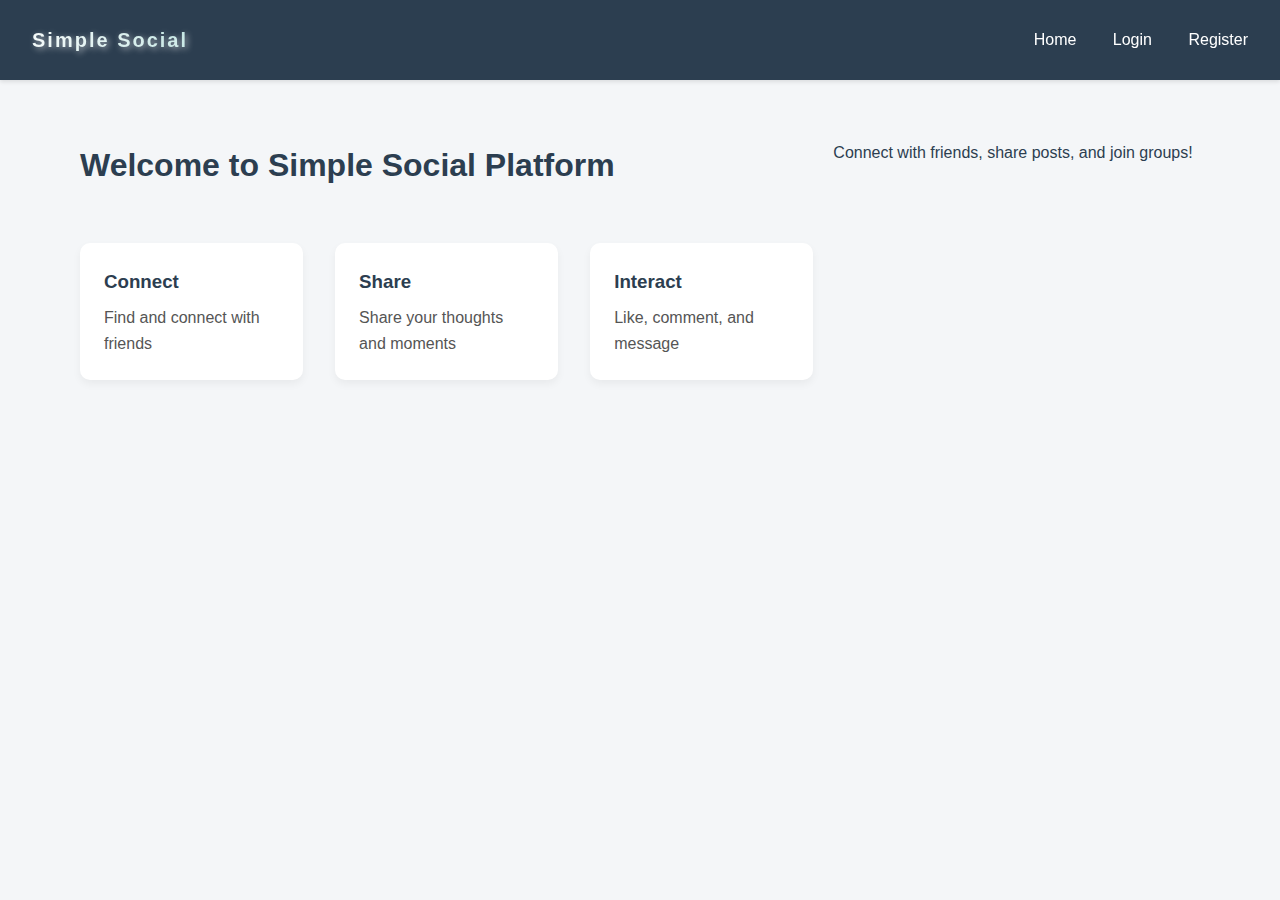
<file: frontend/index.html>
<!DOCTYPE html>
<html lang="en">
  <head>
    <meta charset="UTF-8" />
    <meta name="viewport" content="width=device-width, initial-scale=1.0" />
    <title>Simple Social Platform</title>
    <link rel="stylesheet" href="css/style.css" />
  </head>
  <body>
    <nav class="navbar">
      <div class="nav-brand"><a href="#">Simple Social</a></div>
      <div class="nav-links">
        <a href="index.html" class="active">Home</a>
        <a href="pages/login.html">Login</a>
        <a href="pages/register.html">Register</a>
      </div>
    </nav>

    <main class="container">
      <h1>Welcome to Simple Social Platform</h1>
      <p>Connect with friends, share posts, and join groups!</p>

      <div class="features">
        <div class="feature-card">
          <h3>Connect</h3>
          <p>Find and connect with friends</p>
        </div>
        <div class="feature-card">
          <h3>Share</h3>
          <p>Share your thoughts and moments</p>
        </div>
        <div class="feature-card">
          <h3>Interact</h3>
          <p>Like, comment, and message</p>
        </div>
      </div>
    </main>

    <script src="js/api.js"></script>
  </body>
</html>
</file>
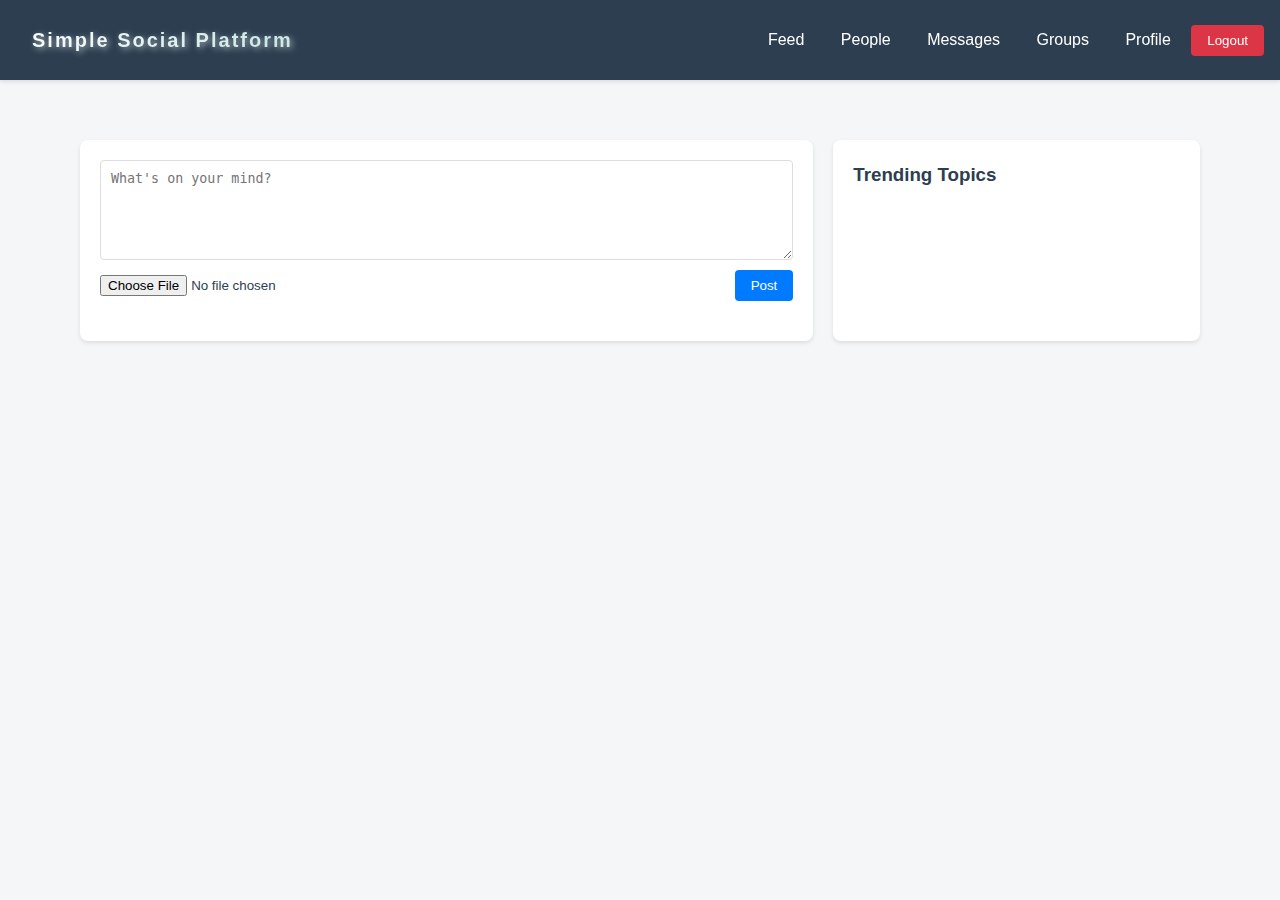
<file: frontend/pages/feed.html>
<!DOCTYPE html>
<html lang="en">
  <head>
    <meta charset="UTF-8" />
    <meta name="viewport" content="width=device-width, initial-scale=1.0" />
    <title>Feed - Simple Social Platform</title>
    <link rel="stylesheet" href="../css/style.css" />
  </head>
  <body>
    <div id="navbar-container"></div>

    <div class="container">
      <div class="feed-container">
        <!-- Create Post Section -->
        <div class="create-post">
          <form id="createPostForm" class="post-form">
            <textarea
              id="postContent"
              placeholder="What's on your mind?"
              required
            ></textarea>
            <div class="post-actions">
              <input type="file" id="postImage" accept="image/*" />
              <button type="submit" class="btn btn-primary">Post</button>
            </div>
          </form>
        </div>

        <!-- Posts Feed -->
        <div id="postsFeed" class="posts-feed">
          <!-- Posts will be dynamically loaded here -->
        </div>
      </div>

      <!-- Sidebar -->
      <div class="sidebar">
        <div class="sidebar-section">
          <h3>Trending Topics</h3>
          <div id="trendingTopics" class="trending-topics">
            <!-- Trending topics will be loaded here -->
          </div>
        </div>
      </div>
    </div>

    <script src="../js/navbar.js"></script>
    <script src="../js/feed.js"></script>
  </body>
</html>
</file>
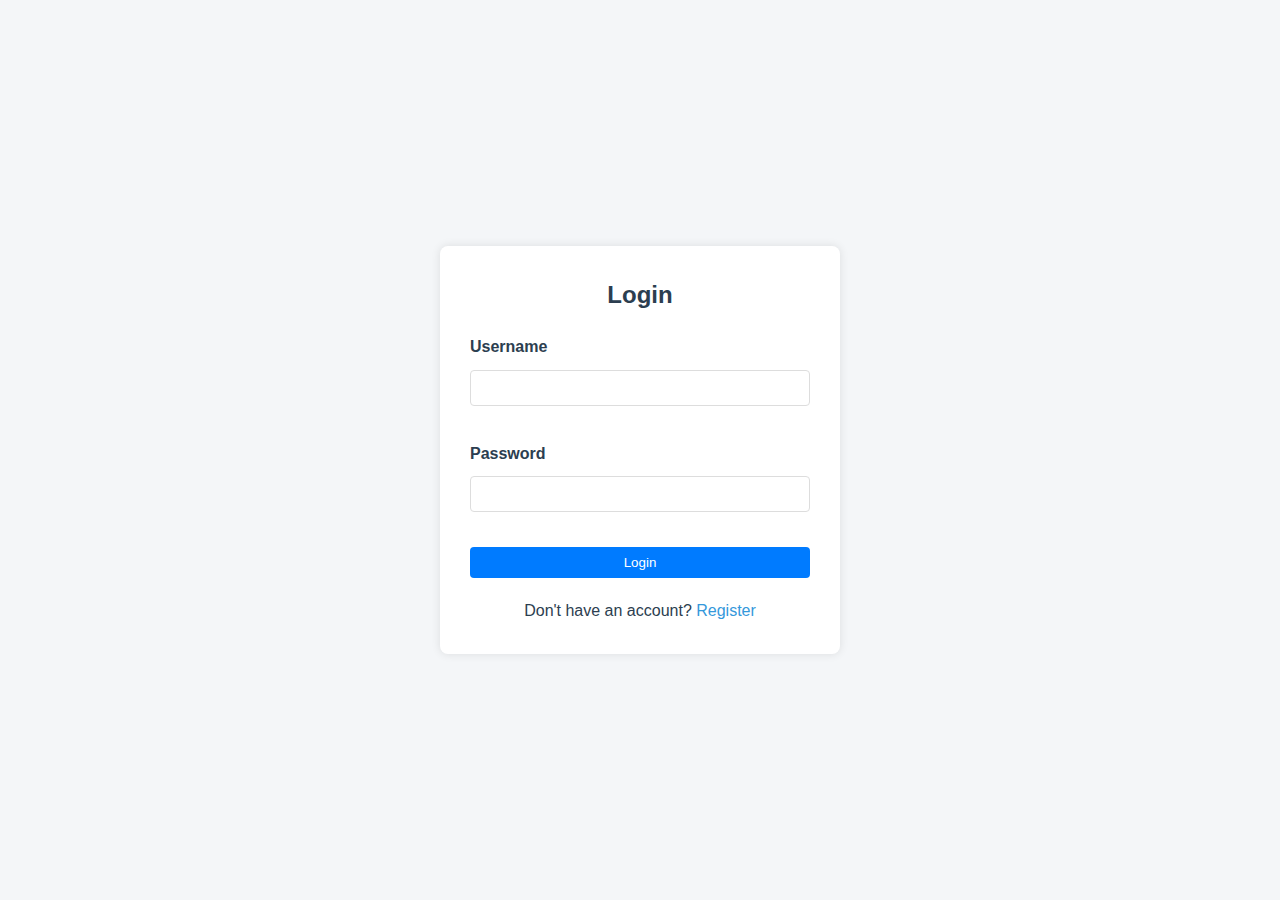
<file: frontend/pages/group.html>
<!DOCTYPE html>
<html lang="en">
  <head>
    <meta charset="UTF-8" />
    <meta name="viewport" content="width=device-width, initial-scale=1.0" />
    <title>Group - Simple Social Platform</title>
    <link rel="stylesheet" href="../css/style.css" />
  </head>
  <body>
    <nav class="navbar">
      <div class="navbar-brand">
        <a href="feed.html">Simple Social</a>
      </div>
      <div class="navbar-menu">
        <a href="feed.html" class="nav-item">Feed</a>
        <a href="profile.html" class="nav-item">Profile</a>
        <a href="messages.html" class="nav-item">Messages</a>
        <a href="groups.html" class="nav-item">Groups</a>
      </div>
      <div class="user-menu">
        <img src="../assets/default-avatar.png" alt="Profile" class="avatar" />
        <div class="dropdown-menu">
          <a href="profile.html">My Profile</a>
          <a href="settings.html">Settings</a>
          <a href="#" id="logout">Logout</a>
        </div>
      </div>
    </nav>

    <div class="container">
      <div class="group-container">
        <div class="group-header">
          <div class="group-cover"></div>
          <div class="group-info">
            <h1 id="group-name">Group Name</h1>
            <p id="group-description">Group description goes here</p>
            <div class="group-meta">
              <span id="group-members-count">0 members</span>
              <span id="group-privacy">Public</span>
            </div>
            <div class="group-actions">
              <button class="btn" id="join-group-btn">Join Group</button>
              <button class="btn btn-secondary" id="invite-btn">Invite</button>
            </div>
          </div>
        </div>

        <div class="group-content">
          <div class="group-posts">
            <div class="create-post">
              <form id="group-post-form">
                <textarea
                  placeholder="Write something to the group..."
                  required
                ></textarea>
                <div class="post-actions">
                  <input type="file" id="post-image" accept="image/*" />
                  <button type="submit" class="btn">Post</button>
                </div>
              </form>
            </div>
            <div id="group-posts" class="posts-feed">
              <!-- Posts will be loaded here -->
            </div>
          </div>
        </div>
      </div>

      <div class="sidebar">
        <div class="sidebar-section">
          <h3>About</h3>
          <p id="group-about">No description available</p>
        </div>
        <div class="sidebar-section">
          <h3>Members</h3>
          <div id="group-members" class="members-list">
            <!-- Members will be loaded here -->
          </div>
        </div>
      </div>
    </div>

    <!-- Invite Modal -->
    <div class="modal" id="invite-modal">
      <div class="modal-content">
        <div class="modal-header">
          <h3>Invite to Group</h3>
          <button class="close-btn">&times;</button>
        </div>
        <div class="modal-body">
          <div class="search-box">
            <input
              type="text"
              placeholder="Search users..."
              id="invite-search"
            />
          </div>
          <div id="invite-results" class="invite-results">
            <!-- Search results will be loaded here -->
          </div>
        </div>
      </div>
    </div>

    <script src="../js/group.js"></script>
  </body>
</html>
</file>
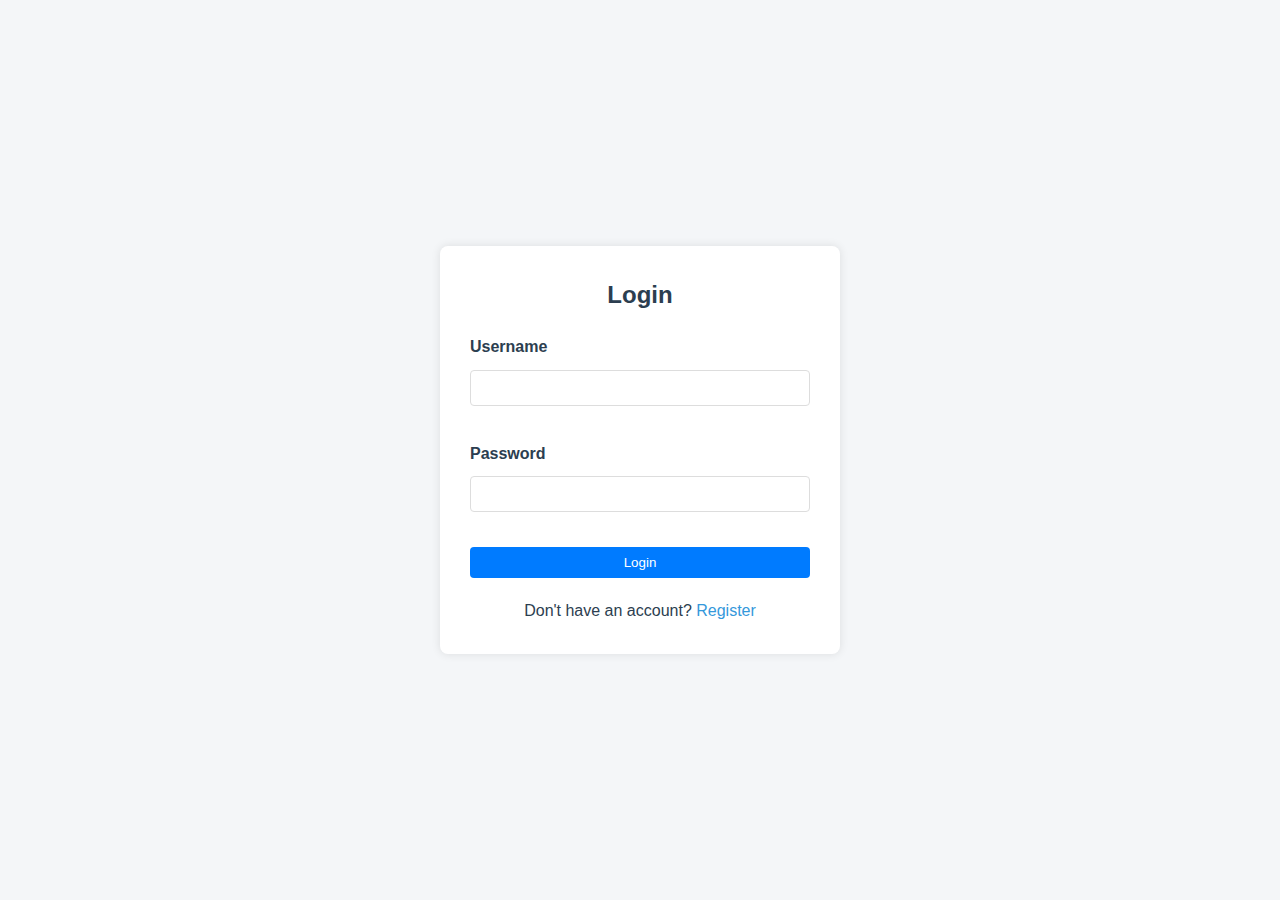
<file: frontend/pages/groups.html>
<!DOCTYPE html>
<html lang="en">
  <head>
    <meta charset="UTF-8" />
    <meta name="viewport" content="width=device-width, initial-scale=1.0" />
    <title>Groups - Simple Social Platform</title>
    <link rel="stylesheet" href="../css/style.css" />
  </head>
  <body>
    <div id="navbar-container"></div>

    <div class="container">
      <div class="groups-container">
        <div class="groups-header">
          <h2>All Groups</h2>
          <button class="btn" id="create-group-btn">Create New Group</button>
        </div>
        <div id="my-groups" class="my-groups-list">
          <!-- My groups will be loaded here -->
        </div>

        <div class="groups-list" id="groups-list">
          <!-- Groups will be loaded here -->
        </div>
      </div>
    </div>

    <!-- Create Group Modal -->
    <div class="modal" id="create-group-modal">
      <div class="modal-content">
        <h3>Create New Group</h3>
        <form id="create-group-form">
          <div class="form-group">
            <label for="group-name">Group Name</label>
            <input type="text" id="group-name" required />
          </div>
          <div class="form-group">
            <label for="group-description">Description</label>
            <textarea id="group-description" required></textarea>
          </div>
          <div class="form-actions">
            <button type="button" class="btn btn-secondary" id="cancel-create">
              Cancel
            </button>
            <button type="submit" class="btn">Create Group</button>
          </div>
        </form>
      </div>
    </div>

    <script src="../js/navbar.js"></script>
    <script src="../js/groups.js"></script>
  </body>
</html>
</file>
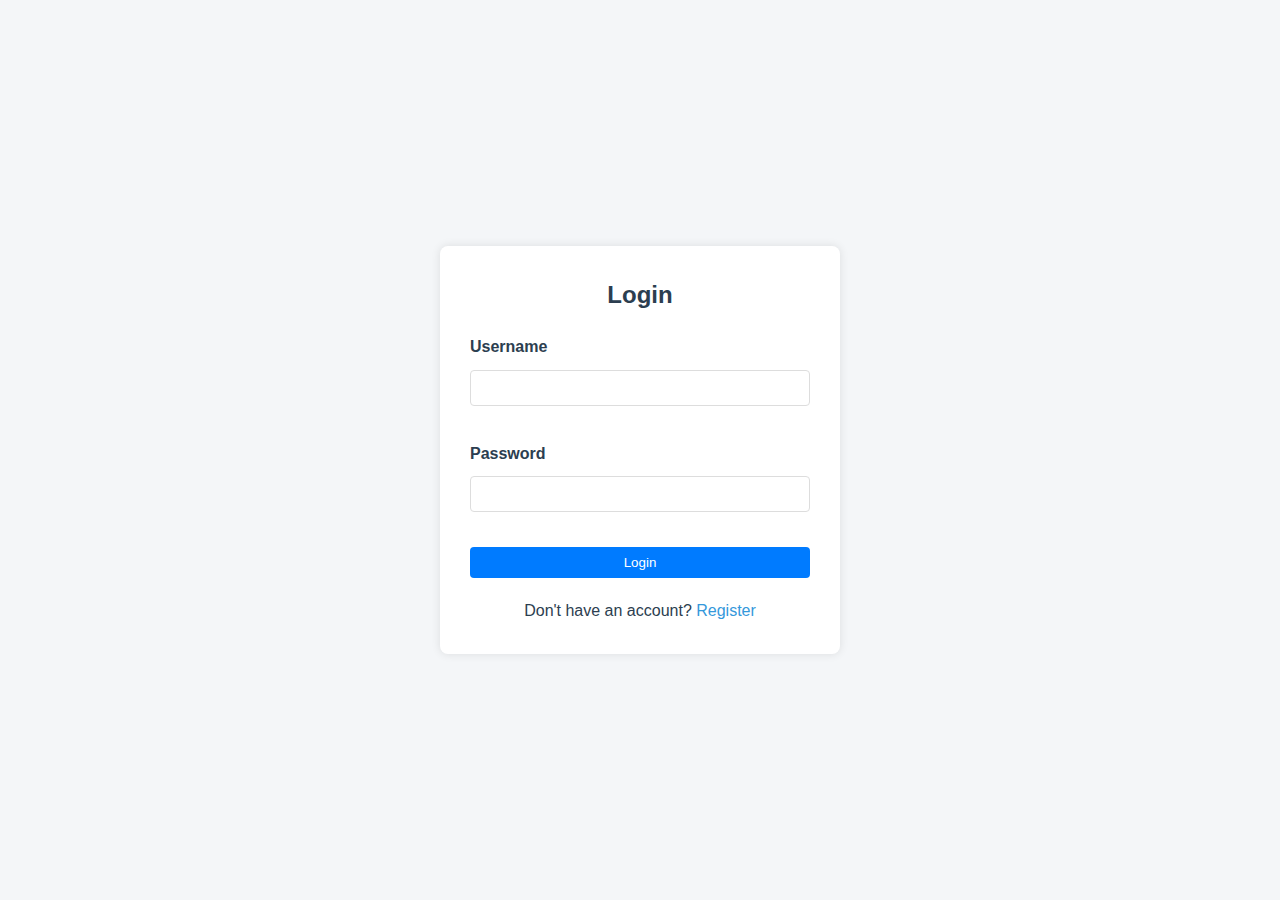
<file: frontend/pages/login.html>
<!DOCTYPE html>
<html lang="en">
  <head>
    <meta charset="UTF-8" />
    <meta name="viewport" content="width=device-width, initial-scale=1.0" />
    <title>Login - Simple Social Platform</title>
    <link rel="stylesheet" href="../css/style.css" />
  </head>
  <body>
    <div class="auth-container">
      <div class="auth-box">
        <h2>Login</h2>
        <form id="loginForm" class="auth-form">
          <div class="form-group">
            <label for="username">Username</label>
            <input type="text" id="username" name="username" required />
          </div>
          <div class="form-group">
            <label for="password">Password</label>
            <input type="password" id="password" name="password" required />
          </div>
          <button type="submit" class="btn btn-primary">Login</button>
        </form>
        <p class="auth-link">
          Don't have an account? <a href="register.html">Register</a>
        </p>
      </div>
    </div>
    <script src="../js/auth.js"></script>
  </body>
</html>
</file>
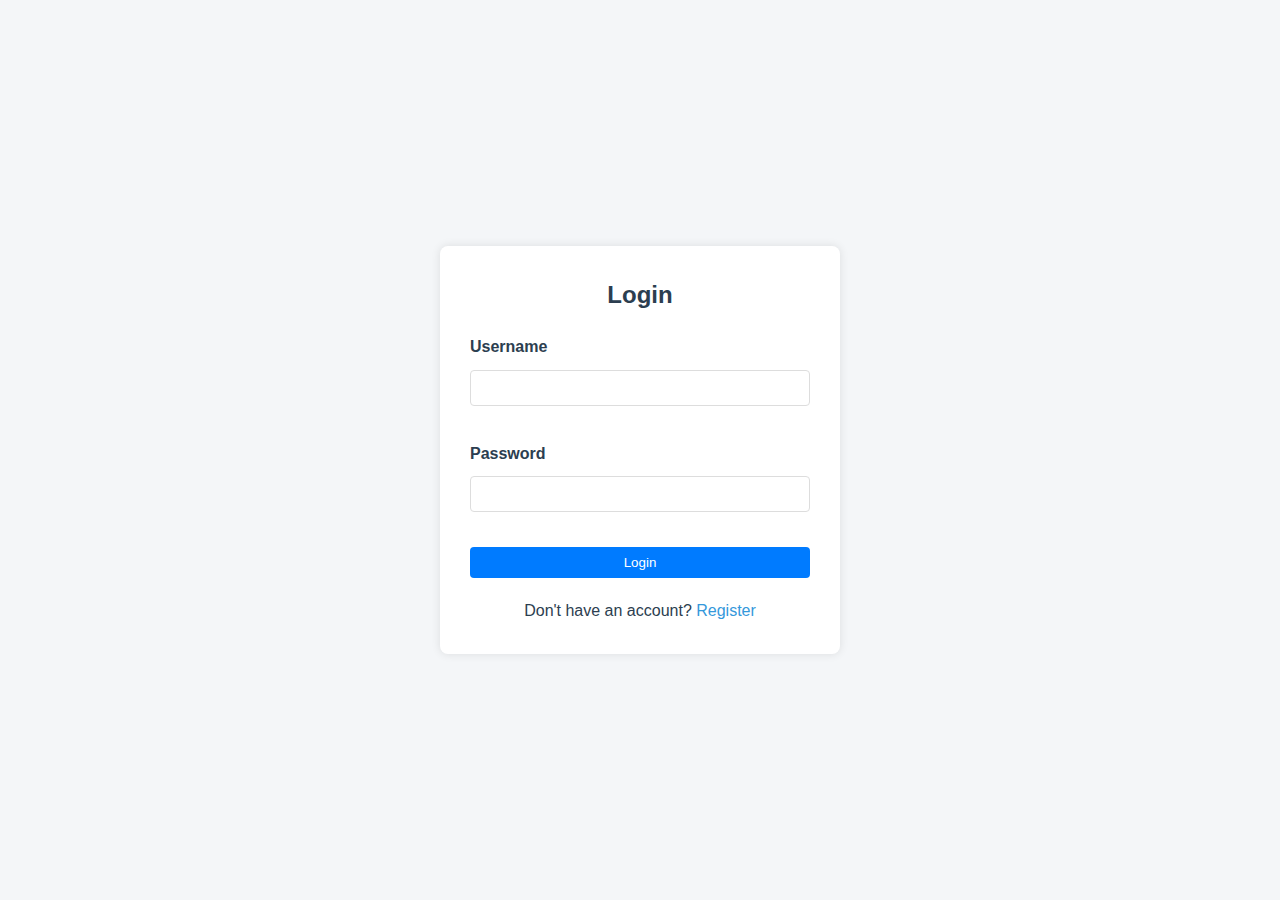
<file: frontend/pages/messages.html>
<!DOCTYPE html>
<html lang="en">
  <head>
    <meta charset="UTF-8" />
    <meta name="viewport" content="width=device-width, initial-scale=1.0" />
    <title>Messages - Simple Social Platform</title>
    <link rel="stylesheet" href="../css/style.css" />
  </head>
  <body>
    <div id="navbar-container"></div>

    <div class="container">
      <div class="messages-container">
        <div class="conversations-list">
          <div class="search-box">
            <input
              type="text"
              placeholder="Search conversations..."
              id="conversation-search"
            />
          </div>
          <div id="conversations">
            <!-- Conversations will be loaded here -->
          </div>
        </div>
        <div class="chat-container">
          <div class="chat-header">
            <div class="chat-user-info">
              <img
                src="../assets/default-avatar.png"
                alt="Profile"
                class="avatar"
              />
              <div>
                <h3 id="chat-username">Select a conversation</h3>
                <span id="chat-status"></span>
              </div>
            </div>
          </div>
          <div class="chat-messages" id="chat-messages">
            <!-- Messages will be loaded here -->
          </div>
          <div class="chat-input">
            <form id="message-form">
              <input type="text" placeholder="Type a message..." required />
              <button type="submit" class="btn">Send</button>
            </form>
          </div>
        </div>
      </div>
    </div>

    <script src="../js/navbar.js"></script>
    <script src="../js/messages.js"></script>
  </body>
</html>
</file>
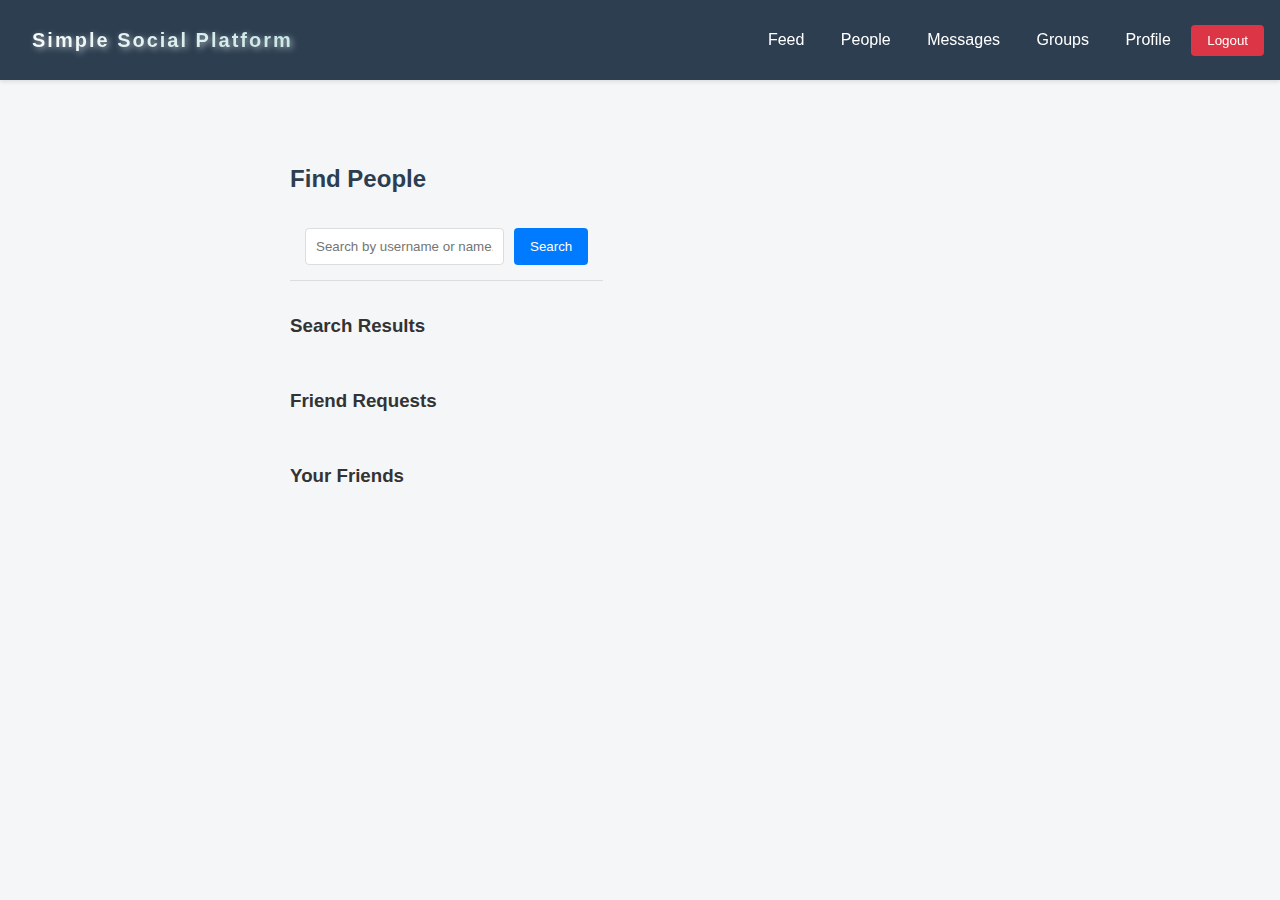
<file: frontend/pages/people.html>
<!DOCTYPE html>
<html lang="en">
  <head>
    <meta charset="UTF-8" />
    <meta name="viewport" content="width=device-width, initial-scale=1.0" />
    <title>People - Simple Social Platform</title>
    <link rel="stylesheet" href="../css/style.css" />
  </head>
  <body>
    <div id="navbar-container"></div>

    <div class="container">
      <div class="people-container">
        <!-- Search Section -->
        <div class="search-section">
          <h2>Find People</h2>
          <div class="search-box">
            <input
              type="text"
              id="searchInput"
              placeholder="Search by username or name..."
            />
            <button id="searchButton" class="btn btn-primary">Search</button>
          </div>
        </div>

        <!-- Search Results -->
        <div class="search-results">
          <h3>Search Results</h3>
          <div id="searchResults" class="user-list">
            <!-- Search results will be displayed here -->
          </div>
        </div>

        <!-- Friend Requests -->
        <div class="friend-requests">
          <h3>Friend Requests</h3>
          <div id="friendRequests" class="user-list">
            <!-- Friend requests will be displayed here -->
          </div>
        </div>

        <!-- Friends List -->
        <div class="friends-list">
          <h3>Your Friends</h3>
          <div id="friendsList" class="user-list">
            <!-- Friends will be displayed here -->
          </div>
        </div>
      </div>
    </div>

    <script src="../js/navbar.js"></script>
    <script src="../js/people.js"></script>
  </body>
</html>
</file>
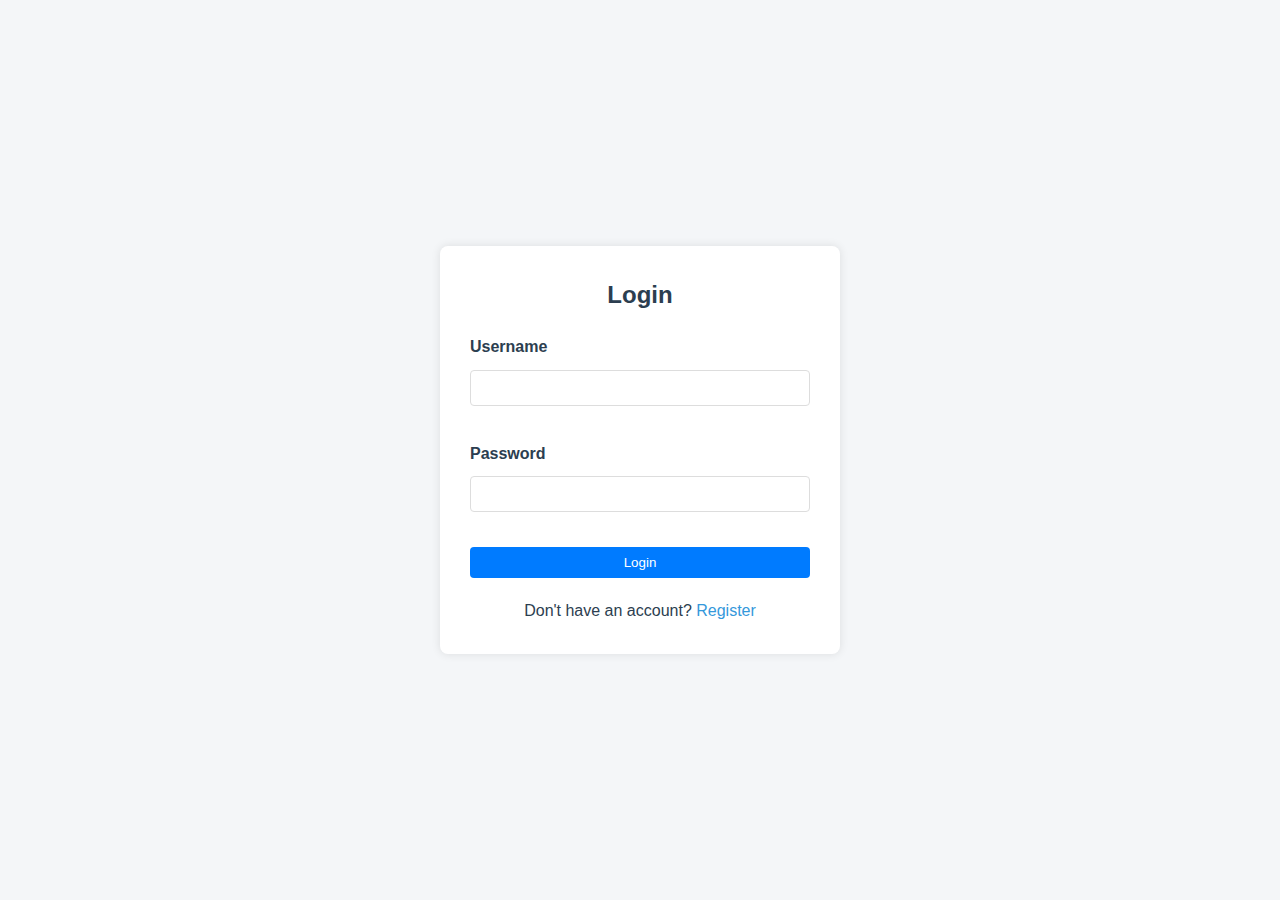
<file: frontend/pages/profile.html>
<!DOCTYPE html>
<html lang="en">
  <head>
    <meta charset="UTF-8" />
    <meta name="viewport" content="width=device-width, initial-scale=1.0" />
    <title>Profile - Simple Social Platform</title>
    <link rel="stylesheet" href="../css/style.css" />
  </head>
  <body>
    <div id="navbar-container"></div>

    <div class="container">
      <div class="profile-container">
        <div class="profile-header">
          <div class="profile-cover">
            <img
              src="../assets/default-cover.jpg"
              alt="Cover"
              id="cover-photo"
            />
            <button class="btn btn-secondary" id="change-cover">
              Change Cover
            </button>
          </div>
          <div class="profile-info">
            <div class="profile-avatar">
              <img
                src="../assets/default-avatar.png"
                alt="Profile"
                id="profile-photo"
              />
              <button class="btn btn-secondary" id="change-avatar">
                Change Photo
              </button>
            </div>
            <div class="profile-details">
              <h2 id="profile-name">Loading...</h2>
              <p id="profile-username">@username</p>
              <p id="profile-bio-main">No bio yet</p>
            </div>
            <button class="btn" id="edit-profile-btn">Edit Profile</button>
          </div>
        </div>

        <div class="profile-content">
          <div class="profile-stats">
            <div class="stat">
              <span class="stat-value" id="posts-count">0</span>
              <span class="stat-label">Posts</span>
            </div>
            <div class="stat">
              <span class="stat-value" id="friends-count">0</span>
              <span class="stat-label">Friends</span>
            </div>
            <div class="stat">
              <span class="stat-value" id="groups-count">0</span>
              <span class="stat-label">Groups</span>
            </div>
          </div>

          <div class="profile-posts">
            <h3>My Posts</h3>
            <div id="profile-posts-list">
              <!-- Posts will be loaded here -->
            </div>
          </div>
        </div>
      </div>

      <div class="sidebar">
        <div class="sidebar-section">
          <h3>About</h3>
          <p id="profile-bio-sidebar">No bio yet</p>
        </div>
        <div class="sidebar-section">
          <h3>Friends</h3>
          <div id="friends-list" class="friends-list">
            <!-- Friends will be loaded here -->
          </div>
        </div>
      </div>
    </div>

    <!-- Edit Profile Modal -->
    <div class="modal" id="edit-profile-modal">
      <div class="modal-content">
        <h3>Edit Profile</h3>
        <form id="edit-profile-form">
          <div class="form-group">
            <label for="edit-name">Name</label>
            <input type="text" id="edit-name" required />
          </div>
          <div class="form-group">
            <label for="edit-bio">Bio</label>
            <textarea id="edit-bio"></textarea>
          </div>
          <div class="form-actions">
            <button type="button" class="btn btn-secondary" id="cancel-edit">
              Cancel
            </button>
            <button type="submit" class="btn">Save Changes</button>
          </div>
        </form>
      </div>
    </div>

    <script src="../js/navbar.js"></script>
    <script src="../js/profile.js"></script>
  </body>
</html>
</file>
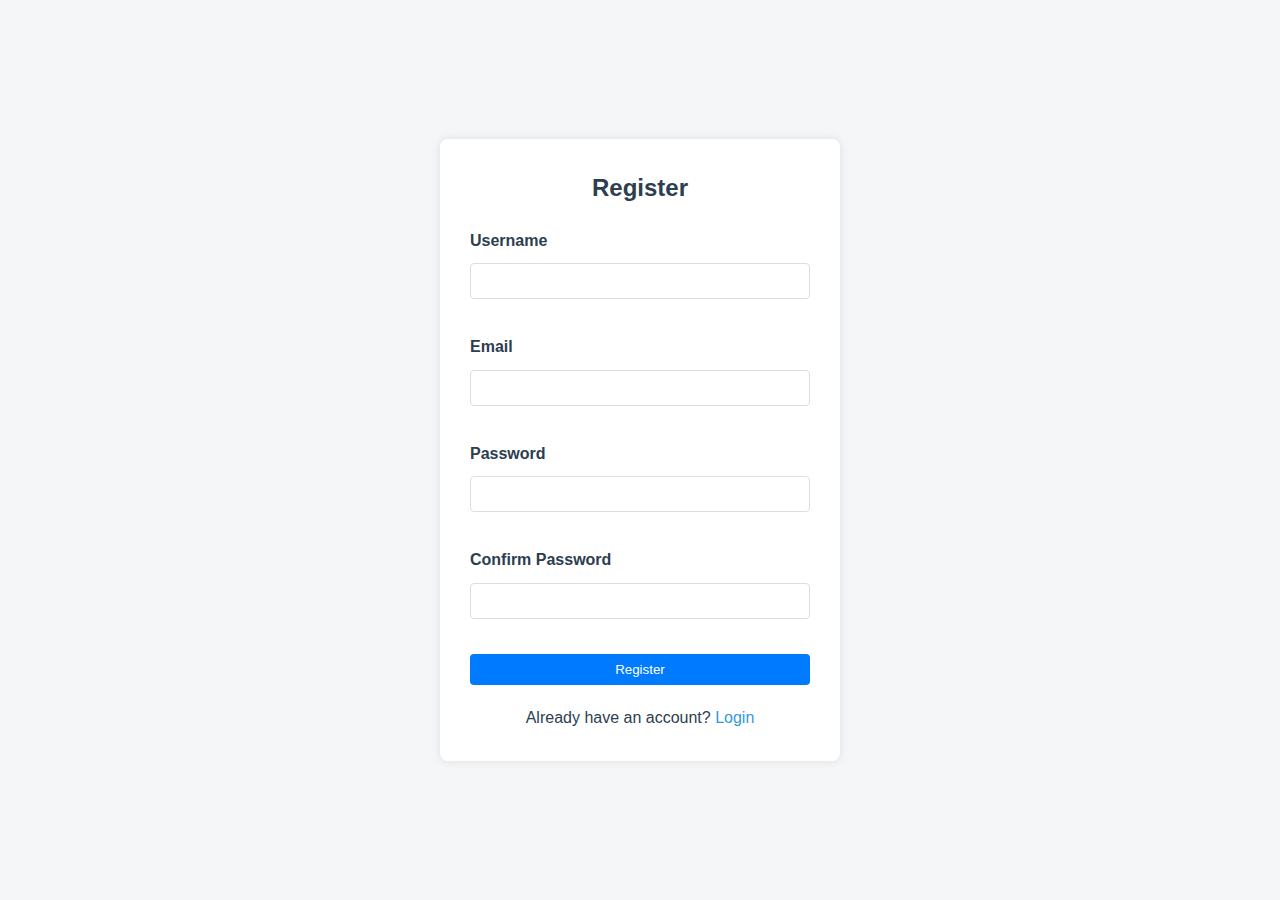
<file: frontend/pages/register.html>
<!DOCTYPE html>
<html lang="en">
  <head>
    <meta charset="UTF-8" />
    <meta name="viewport" content="width=device-width, initial-scale=1.0" />
    <title>Register - Simple Social Platform</title>
    <link rel="stylesheet" href="../css/style.css" />
  </head>
  <body>
    <div class="auth-container">
      <div class="auth-box">
        <h2>Register</h2>
        <form id="registerForm" class="auth-form">
          <div class="form-group">
            <label for="username">Username</label>
            <input type="text" id="username" name="username" required />
          </div>
          <div class="form-group">
            <label for="email">Email</label>
            <input type="email" id="email" name="email" required />
          </div>
          <div class="form-group">
            <label for="password">Password</label>
            <input type="password" id="password" name="password" required />
          </div>
          <div class="form-group">
            <label for="confirmPassword">Confirm Password</label>
            <input
              type="password"
              id="confirmPassword"
              name="confirmPassword"
              required
            />
          </div>
          <button type="submit" class="btn btn-primary">Register</button>
        </form>
        <p class="auth-link">
          Already have an account? <a href="login.html">Login</a>
        </p>
      </div>
    </div>
    <script src="../js/auth.js"></script>
  </body>
</html>
</file>
<file: frontend/css/style.css>
/* ==========================
   Global Theme Variables
   ========================== */
:root {
    --primary-color: #3498db;
    --primary-dark: #2980b9;
    --accent-color: #00bcd4;
    --text-color: #2c3e50;
    --background-color: #f4f6f8;
    --card-background: #ffffff;
    --hover-background: #ecf0f1;
}

* {
    margin: 0;
    padding: 0;
    box-sizing: border-box;
}

body {
    font-family: 'Inter', Arial, sans-serif;
    line-height: 1.6;
    background-color: var(--background-color);
    color: var(--text-color);
}

.navbar {
    background-color: var(--text-color);
    box-shadow: 0 2px 4px rgba(0, 0, 0, 0.1);
    padding: 1rem;
    position: fixed;
    top: 0;
    left: 0;
    right: 0;
    z-index: 1000;
    display: flex;
    justify-content: space-between;
    align-items: center;
}


.nav-brand a {
    font-size: 1.25rem;
    font-weight: 900;
    font-family: 'Segoe UI', Tahoma, Geneva, Verdana, sans-serif;
    background: linear-gradient(135deg, #ffffff, #b2dfdb);
    -webkit-background-clip: text;
    -webkit-text-fill-color: transparent;
    text-shadow: 2px 2px 6px rgba(255, 255, 255, 0.6);
    letter-spacing: 2px;
    padding: 0.5rem 1rem;
    border-radius: 8px;
    transition: transform 0.2s ease, text-shadow 0.2s ease;
    text-decoration: none;
    display: inline-block;
}

.nav-brand a:hover {
    transform: scale(1.05);
    text-shadow: 2px 2px 10px rgba(255, 255, 255, 0.9);
}

.navbar-menu {
    display: flex;
    gap: 1rem;
}

.nav-item {
    color: var(--hover-background);
    text-decoration: none;
    padding: 0.5rem 1rem;
    border-radius: 4px;
    transition: background-color 0.2s;
}

.nav-item:hover {
    background-color: var(--hover-background);
}

.user-menu {
    position: relative;
    cursor: pointer;
}

.avatar {
    width: 40px;
    height: 40px;
    border-radius: 50%;
    object-fit: cover;
}

.dropdown-menu {
    display: none;
    position: absolute;
    right: 0;
    top: 100%;
    background-color: var(--card-background);
    box-shadow: 0 2px 4px rgba(0, 0, 0, 0.1);
    border-radius: 4px;
    padding: 0.5rem 0;
}

.user-menu:hover .dropdown-menu {
    display: block;
}

.dropdown-menu a {
    display: block;
    padding: 0.5rem 1rem;
    color: var(--text-color);
    text-decoration: none;
}

.dropdown-menu a:hover {
    background-color: var(--hover-background);
}

.container {
    max-width: 1200px;
    margin-top: 100px;
    margin-left: auto;
    margin-right: auto;
    padding: 40px;
    display: grid;
    grid-template-columns: 2fr 1fr;
    gap: 20px;
}

.features {
    display: flex;
    justify-content: space-between;
    gap: 2rem;
    margin-top: 2rem;
}

.feature-card {
    background-color: var(--card-background);
    padding: 1.5rem;
    border-radius: 10px;
    box-shadow: 0 4px 8px rgba(0, 0, 0, 0.05);
    flex: 1;
}

.feature-card h3 {
    color: var(--text-color);
    margin-bottom: 0.5rem;
}

.feature-card p {
    color: #555;
}

/* Auth Container */
.auth-container {
    display: flex;
    justify-content: center;
    align-items: center;
    min-height: 100vh;
    padding: 20px;
}

.auth-box {
    background: var(--card-background);
    padding: 30px;
    border-radius: 8px;
    box-shadow: 0 0 10px rgba(0, 0, 0, 0.1);
    width: 100%;
    max-width: 400px;
}

.auth-box h2 {
    text-align: center;
    margin-bottom: 20px;
    color: var(--text-color);
}

/* Form Styles */
.auth-form {
    display: flex;
    flex-direction: column;
    gap: 15px;
}

.form-group {
    display: flex;
    flex-direction: column;
    gap: 5px;
}

.form-group label {
    font-weight: bold;
    color: #555;
}

.form-group input {
    padding: 10px;
    border: 1px solid #ddd;
    border-radius: 4px;
    font-size: 16px;
}

/* Button Styles */
.btn {
    padding: 8px 16px;
    border: none;
    border-radius: 4px;
    cursor: pointer;
    font-weight: 500;
    transition: background-color 0.2s;
}

.btn-primary {
    background-color: #007bff;
    color: white;
}

.btn-primary:hover {
    background-color: #0056b3;
}

.btn-success {
    background-color: #28a745;
    color: white;
}

.btn-success:hover {
    background-color: #218838;
}

.btn-danger {
    background-color: #dc3545;
    color: white;
}

.btn-danger:hover {
    background-color: #c82333;
}

.btn:disabled {
    background-color: #ccc;
    cursor: not-allowed;
}

/* Auth Links */
.auth-link {
    text-align: center;
    margin-top: 20px;
}

.auth-link a {
    color: var(--primary-color);
    text-decoration: none;
}

.auth-link a:hover {
    text-decoration: underline;
}

/* Feed */
.feed-container {
    background-color: var(--card-background);
    border-radius: 8px;
    box-shadow: 0 2px 4px rgba(0, 0, 0, 0.1);
    padding: 20px;
}

.create-post {
    margin-bottom: 20px;
}

.post-form {
    display: flex;
    flex-direction: column;
    gap: 10px;
}

.post-form textarea {
    width: 100%;
    min-height: 100px;
    padding: 10px;
    border: 1px solid #ddd;
    border-radius: 4px;
    resize: vertical;
}

.post-actions {
    display: flex;
    justify-content: space-between;
    align-items: center;
}

/* Posts */
.post {
    background-color: var(--card-background);
    border-radius: 8px;
    box-shadow: 0 2px 4px rgba(0, 0, 0, 0.1);
    padding: 20px;
    margin-bottom: 20px;
}

.post-header {
    display: flex;
    align-items: center;
    gap: 10px;
    margin-bottom: 10px;
}

.post-info h4 {
    margin: 0;
    color: var(--text-color);
}

.post-time {
    color: #666;
    font-size: 0.9rem;
}

.post-content {
    margin-bottom: 15px;
}

.post-image {
    max-width: 100%;
    border-radius: 4px;
    margin-top: 10px;
}

.post-actions {
    display: flex;
    gap: 10px;
}

.btn-like, .btn-comment {
    background: none;
    border: none;
    color: #666;
    cursor: pointer;
    padding: 5px 10px;
    border-radius: 4px;
}

.btn-like:hover, .btn-comment:hover {
    background-color: var(--hover-background);
}

/* Comments */
.comments-section {
    margin-top: 1rem;
    padding: 1rem;
    background-color: var(--background-color);
    border-radius: 8px;
}

.comment-form {
    display: flex;
    gap: 0.5rem;
    margin-bottom: 1rem;
}

.comment-form input {
    flex: 1;
    padding: 0.5rem;
    border: 1px solid #ddd;
    border-radius: 4px;
    font-size: 14px;
}

.comment-form button {
    padding: 0.5rem 1rem;
    background-color: var(--primary-color);
    color: white;
    border: none;
    border-radius: 4px;
    cursor: pointer;
    transition: background-color 0.2s;
}

.comment-form button:hover {
    background-color: var(--primary-dark);
}

.comments-list {
    display: none;
}

.comments-list.show {
    display: block;
}

.comment {
    display: flex;
    gap: 1rem;
    padding: 0.5rem;
    border-bottom: 1px solid #eee;
}

.comment:last-child {
    border-bottom: none;
}

.comment .avatar {
    width: 32px;
    height: 32px;
}

.comment-content {
    flex: 1;
}

.comment-content h5 {
    margin: 0;
    font-size: 14px;
    color: var(--text-color);
}

.comment-content p {
    margin: 0.25rem 0;
    font-size: 14px;
}

.comment-time {
    font-size: 12px;
    color: #666;
}

.btn-like, .btn-comment {
    display: flex;
    align-items: center;
    gap: 0.5rem;
    padding: 0.5rem 1rem;
    background-color: transparent;
    border: 1px solid #ddd;
    border-radius: 4px;
    cursor: pointer;
    transition: all 0.2s;
}

.btn-like:hover, .btn-comment:hover {
    background-color: var(--hover-background);
}

.btn-like.active {
    background-color: #ff6b6b;
    color: white;
    border-color: #ff6b6b;
}

.like-count, .comment-count {
    font-weight: bold;
}

/* Sidebar */
.sidebar {
    background-color: var(--card-background);
    border-radius: 8px;
    box-shadow: 0 2px 4px rgba(0, 0, 0, 0.1);
    padding: 20px;
}

.sidebar-section {
    margin-bottom: 20px;
}

.sidebar-section h3 {
    margin: 0 0 10px;
    color: var(--text-color);
}

.trending-topics {
    display: flex;
    flex-direction: column;
    gap: 10px;
}

/* Profile */
.profile-container {
    background-color: var(--card-background);
    border-radius: 8px;
    box-shadow: 0 2px 4px rgba(0, 0, 0, 0.1);
    overflow: hidden;
}

.profile-header {
    position: relative;
}

.profile-cover {
    height: 200px;
    background-color: var(--primary-color);
    background-image: linear-gradient(45deg, var(--primary-color), var(--accent-color));
}

.profile-info {
    padding: 20px;
    margin-top: -60px;
    position: relative;
    display: flex;
    align-items: flex-end;
    gap: 20px;
}

.profile-picture {
    width: 120px;
    height: 120px;
    border-radius: 50%;
    border: 4px solid var(--card-background);
    box-shadow: 0 2px 4px rgba(0, 0, 0, 0.1);
    object-fit: cover;
}

.profile-details {
    flex: 1;
}

.profile-details h2 {
    margin: 0;
    color: var(--text-color);
}

.profile-details p {
    margin: 5px 0;
    color: #666;
}

.profile-stats {
    display: flex;
    gap: 20px;
    margin-top: 10px;
}

.stat {
    text-align: center;
}

.stat-value {
    display: block;
    font-size: 1.2rem;
    font-weight: bold;
    color: var(--text-color);
}

.stat-label {
    color: #666;
    font-size: 0.9rem;
}

.profile-content {
    padding: 20px;
}

.profile-posts h3 {
    margin: 0 0 20px;
    color: var(--text-color);
}

.friends-list {
    display: grid;
    grid-template-columns: repeat(auto-fill, minmax(150px, 1fr));
    gap: 15px;
}

.friend-card {
    background-color: var(--card-background);
    border-radius: 8px;
    box-shadow: 0 2px 4px rgba(0, 0, 0, 0.1);
    padding: 15px;
    text-align: center;
}

.friend-avatar {
    width: 80px;
    height: 80px;
    border-radius: 50%;
    margin-bottom: 10px;
    object-fit: cover;
}

.friend-name {
    margin: 0;
    color: var(--text-color);
    font-size: 1rem;
}

.friend-username {
    color: #666;
    font-size: 0.9rem;
    margin: 5px 0;
}

.btn-friend {
    background-color: var(--primary-color);
    color: white;
    border: none;
    padding: 5px 10px;
    border-radius: 4px;
    cursor: pointer;
    font-size: 0.9rem;
}

.btn-friend:hover {
    background-color: var(--primary-dark);
}

.btn-friend.friends {
    background-color: #28a745;
}

.btn-friend.friends:hover {
    background-color: #218838;
}

/* Messages */
.messages-container {
    display: grid;
    grid-template-columns: 300px 1fr;
    gap: 20px;
    height: calc(100vh - 100px);
    background-color: var(--card-background);
    border-radius: 8px;
    box-shadow: 0 2px 4px rgba(0, 0, 0, 0.1);
    overflow: hidden;
}

.conversations-list {
    border-right: 1px solid #ddd;
    display: flex;
    flex-direction: column;
}

.search-box {
    padding: 15px;
    border-bottom: 1px solid #ddd;
}

.search-box input {
    width: 100%;
    padding: 8px;
    border: 1px solid #ddd;
    border-radius: 4px;
}

#conversations {
    flex: 1;
    overflow-y: auto;
}

.conversation {
    display: flex;
    align-items: center;
    gap: 10px;
    padding: 15px;
    border-bottom: 1px solid #ddd;
    cursor: pointer;
    transition: background-color 0.2s;
}

.conversation:hover {
    background-color: var(--hover-background);
}

.conversation.active {
    background-color: #e9ecef;
}

.conversation-info {
    flex: 1;
}

.conversation-info h4 {
    margin: 0;
    color: var(--text-color);
}

.conversation-info p {
    margin: 5px 0 0;
    color: #666;
    font-size: 0.9rem;
    white-space: nowrap;
    overflow: hidden;
    text-overflow: ellipsis;
}

.conversation-time {
    color: #666;
    font-size: 0.8rem;
}

.chat-container {
    display: flex;
    flex-direction: column;
}

.chat-header {
    padding: 15px;
    border-bottom: 1px solid #ddd;
    background-color: var(--hover-background);
}

.chat-user-info {
    display: flex;
    align-items: center;
    gap: 10px;
}

.chat-user-info h3 {
    margin: 0;
    color: var(--text-color);
}

#chat-status {
    color: #666;
    font-size: 0.9rem;
}

.chat-messages {
    flex: 1;
    padding: 20px;
    overflow-y: auto;
    display: flex;
    flex-direction: column;
    gap: 10px;
}

.message {
    max-width: 70%;
    padding: 10px 15px;
    border-radius: 15px;
    position: relative;
}

.message.sent {
    align-self: flex-end;
    background-color: var(--primary-color);
    color: white;
    border-bottom-right-radius: 5px;
}

.message.received {
    align-self: flex-start;
    background-color: #e9ecef;
    color: var(--text-color);
    border-bottom-left-radius: 5px;
}

.message-time {
    font-size: 0.8rem;
    color: #666;
    margin-top: 5px;
}

.message.sent .message-time {
    color: rgba(255, 255, 255, 0.8);
}

.chat-input {
    padding: 15px;
    border-top: 1px solid #ddd;
    background-color: var(--hover-background);
}

.chat-input form {
    display: flex;
    gap: 10px;
}

.chat-input input {
    flex: 1;
    padding: 8px;
    border: 1px solid #ddd;
    border-radius: 4px;
}

.chat-input button {
    padding: 8px 20px;
    background-color: var(--primary-color);
    color: white;
    border: none;
    border-radius: 4px;
    cursor: pointer;
}

.chat-input button:hover {
    background-color: var(--primary-dark);
}

/* Groups */
.groups-container {
    background-color: var(--card-background);
    border-radius: 8px;
    box-shadow: 0 2px 4px rgba(0, 0, 0, 0.1);
    padding: 20px;
}

.groups-header {
    display: flex;
    justify-content: space-between;
    align-items: center;
    margin-bottom: 20px;
}

.groups-header h2 {
    margin: 0;
    color: var(--text-color);
}

.groups-search {
    margin-bottom: 20px;
}

.groups-search input {
    width: 100%;
    padding: 10px;
    border: 1px solid #ddd;
    border-radius: 4px;
}

.groups-list {
    display: grid;
    grid-template-columns: repeat(auto-fill, minmax(300px, 1fr));
    gap: 20px;
}

.group-card {
    background-color: var(--card-background);
    border-radius: 8px;
    box-shadow: 0 2px 4px rgba(0, 0, 0, 0.1);
    overflow: hidden;
    transition: transform 0.2s;
}

.group-card:hover {
    transform: translateY(-2px);
}

.group-cover {
    height: 120px;
    background-color: var(--primary-color);
    background-image: linear-gradient(45deg, var(--primary-color), var(--accent-color));
}

.group-info {
    padding: 15px;
}

.group-info h3 {
    margin: 0 0 10px;
    color: var(--text-color);
}

.group-description {
    color: #666;
    font-size: 0.9rem;
    margin-bottom: 15px;
}

.group-meta {
    display: flex;
    justify-content: space-between;
    align-items: center;
    color: #666;
    font-size: 0.9rem;
}

.group-privacy {
    display: flex;
    align-items: center;
    gap: 5px;
}

.group-privacy i {
    font-size: 1rem;
}

.group-actions {
    display: flex;
    gap: 10px;
    margin-top: 15px;
}

.btn-join {
    flex: 1;
    background-color: var(--primary-color);
    color: white;
    border: none;
    padding: 8px;
    border-radius: 4px;
    cursor: pointer;
}

.btn-join:hover {
    background-color: var(--primary-dark);
}

.btn-join.joined {
    background-color: #28a745;
}

.btn-join.joined:hover {
    background-color: #218838;
}

.my-groups-list, .suggested-groups-list {
    display: flex;
    flex-direction: column;
    gap: 10px;
}

.my-group-item, .suggested-group-item {
    display: flex;
    align-items: center;
    gap: 10px;
    padding: 10px;
    border-radius: 4px;
    background-color: var(--hover-background);
    cursor: pointer;
    transition: background-color 0.2s;
}

.my-group-item:hover, .suggested-group-item:hover {
    background-color: #e9ecef;
}

.my-group-item img, .suggested-group-item img {
    width: 40px;
    height: 40px;
    border-radius: 4px;
    object-fit: cover;
}

.my-group-info, .suggested-group-info {
    flex: 1;
}

.my-group-info h4, .suggested-group-info h4 {
    margin: 0;
    color: var(--text-color);
    font-size: 1rem;
}

.my-group-info p, .suggested-group-info p {
    margin: 5px 0 0;
    color: #666;
    font-size: 0.9rem;
}

/* Modal */
.modal {
    display: none;
    position: fixed;
    top: 0;
    left: 0;
    right: 0;
    bottom: 0;
    background-color: rgba(0, 0, 0, 0.5);
    z-index: 1000;
    align-items: center;
    justify-content: center;
}

.modal.show {
    display: flex;
}

.modal-content {
    background-color: var(--card-background);
    border-radius: 8px;
    box-shadow: 0 2px 4px rgba(0, 0, 0, 0.1);
    width: 100%;
    max-width: 500px;
    max-height: 90vh;
    overflow-y: auto;
}

.modal-header {
    padding: 20px;
    border-bottom: 1px solid #ddd;
    display: flex;
    justify-content: space-between;
    align-items: center;
}

.modal-header h3 {
    margin: 0;
    color: var(--text-color);
}

.close-btn {
    background: none;
    border: none;
    font-size: 1.5rem;
    color: #666;
    cursor: pointer;
}

.close-btn:hover {
    color: #333;
}

.modal form {
    padding: 20px;
}

.form-group {
    margin-bottom: 20px;
}

.form-group label {
    display: block;
    margin-bottom: 5px;
    color: var(--text-color);
}

.form-group input,
.form-group textarea,
.form-group select {
    width: 100%;
    padding: 8px;
    border: 1px solid #ddd;
    border-radius: 4px;
}

.form-group textarea {
    min-height: 100px;
    resize: vertical;
}

.form-actions {
    display: flex;
    justify-content: flex-end;
    gap: 10px;
    margin-top: 20px;
}

.btn-secondary {
    background-color: #6c757d;
    color: white;
    border: none;
    padding: 8px 20px;
    border-radius: 4px;
    cursor: pointer;
}

.btn-secondary:hover {
    background-color: #5a6268;
}

/* Group Detail */
.group-container {
    background-color: var(--card-background);
    border-radius: 8px;
    box-shadow: 0 2px 4px rgba(0, 0, 0, 0.1);
    overflow: hidden;
}

.group-header {
    position: relative;
}

.group-cover {
    height: 200px;
    background-color: var(--primary-color);
    background-image: linear-gradient(45deg, var(--primary-color), var(--accent-color));
}

.group-info {
    padding: 20px;
    margin-top: -60px;
    position: relative;
}

.group-info h1 {
    margin: 0;
    color: var(--text-color);
    font-size: 2rem;
}

.group-info p {
    margin: 10px 0;
    color: #666;
}

.group-meta {
    display: flex;
    gap: 20px;
    margin: 15px 0;
    color: #666;
}

.group-actions {
    display: flex;
    gap: 10px;
    margin-top: 20px;
}

.group-content {
    padding: 20px;
}

.group-posts {
    max-width: 800px;
    margin: 0 auto;
}

.members-list {
    display: flex;
    flex-direction: column;
    gap: 10px;
}

.member-item {
    display: flex;
    align-items: center;
    gap: 10px;
    padding: 10px;
    border-radius: 4px;
    background-color: var(--hover-background);
}

.member-avatar {
    width: 40px;
    height: 40px;
    border-radius: 50%;
    object-fit: cover;
}

.member-info {
    flex: 1;
}

.member-info h4 {
    margin: 0;
    color: var(--text-color);
    font-size: 1rem;
}

.member-info p {
    margin: 5px 0 0;
    color: #666;
    font-size: 0.9rem;
}

.member-role {
    color: var(--primary-color);
    font-size: 0.9rem;
}

.invite-results {
    max-height: 300px;
    overflow-y: auto;
    margin-top: 15px;
}

.invite-user {
    display: flex;
    align-items: center;
    gap: 10px;
    padding: 10px;
    border-bottom: 1px solid #ddd;
}

.invite-user:last-child {
    border-bottom: none;
}

.invite-user-info {
    flex: 1;
}

.invite-user-info h4 {
    margin: 0;
    color: var(--text-color);
    font-size: 1rem;
}

.invite-user-info p {
    margin: 5px 0 0;
    color: #666;
    font-size: 0.9rem;
}

.btn-invite {
    background-color: var(--primary-color);
    color: white;
    border: none;
    padding: 5px 10px;
    border-radius: 4px;
    cursor: pointer;
}

.btn-invite:hover {
    background-color: var(--primary-dark);
}

.btn-invite.sent {
    background-color: #28a745;
    cursor: default;
}

.btn-invite.sent:hover {
    background-color: #28a745;
}

.nav-links a {
    color: #ffffff;
    text-decoration: none;
    padding: 0.5rem 1rem;
    border-radius: 4px;
    transition: background-color 0.3s;
}

.nav-links a:hover {
    background-color: var(--hover-background);
    color: black;
}

/* People Page Styles */
.people-container {
    max-width: 800px;
    margin: 0 auto;
    padding: 20px;
}

.search-section {
    margin-bottom: 30px;
}

.search-box {
    display: flex;
    gap: 10px;
    margin-top: 15px;
}

.search-box input {
    flex: 1;
    padding: 10px;
    border: 1px solid #ddd;
    border-radius: 4px;
}

.user-list {
    display: grid;
    gap: 15px;
    margin-top: 15px;
}

.user-card {
    display: flex;
    align-items: center;
    padding: 15px;
    background: white;
    border-radius: 8px;
    box-shadow: 0 2px 4px rgba(0, 0, 0, 0.1);
}

.user-card .avatar {
    width: 50px;
    height: 50px;
    border-radius: 50%;
    margin-right: 15px;
}

.user-info {
    flex: 1;
}

.user-info h4 {
    margin: 0;
    color: #333;
}

.user-info p {
    margin: 5px 0 0;
    color: #666;
    font-size: 0.9em;
}

.user-actions {
    display: flex;
    gap: 10px;
}

.search-results,
.friend-requests,
.friends-list {
    margin-top: 30px;
}

.search-results h3,
.friend-requests h3,
.friends-list h3 {
    color: #333;
    margin-bottom: 15px;
}
</file>
